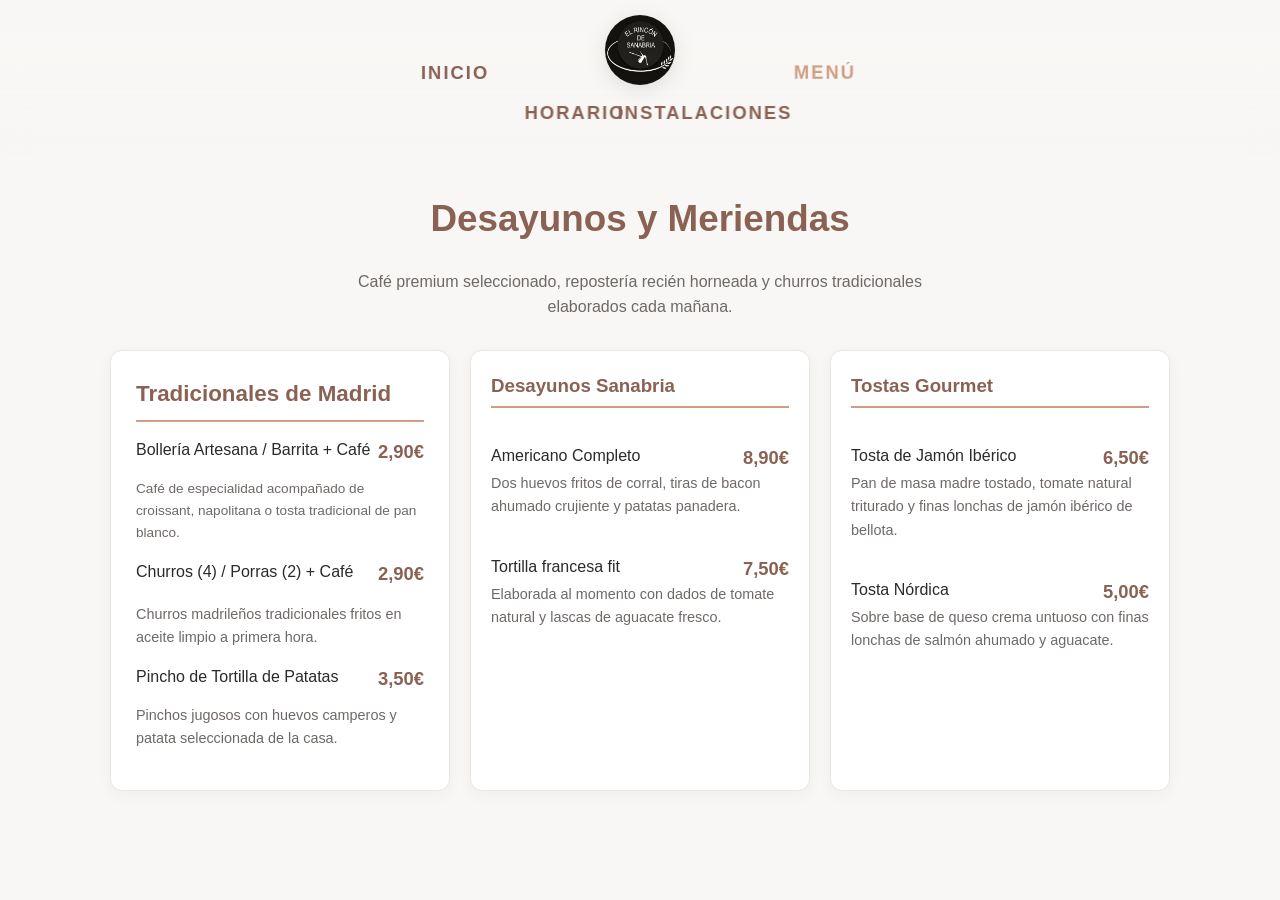
<file: desayunos/desayunos.html>
<!DOCTYPE html>
<html lang="es">
<head>
    <meta charset="UTF-8">
    <meta name="viewport" content="width=device-width, initial-scale=1.0">
    <title>Desayunos y Meriendas Premium | El Rincón de Sanabria Madrid</title>
    <meta name="description" content="Comienza el día con los mejores desayunos de Madrid. Barritas con jamón ibérico de bellota, churros madrileños artesanales, porras crujientes y tostas gourmet de aguacate y salmón.">
    <!-- LA RUTA MÁGICA -->
    <link rel="stylesheet" href="../style.css">
</head>
<body>
    <header class="top-nav">
        <!-- RUTA DEL LOGO HACIA ATRÁS -->
        <div class="logo-container"><img src="../images/logo.png" alt="Logotipo Oficial El Rincón de Sanabria"></div>
        <nav class="nav-links">
            <a href="../index.html">Inicio</a>
            <a href="../index.html#horarios">Horario</a>
            <a href="../index.html#instalaciones">Instalaciones</a>
            <a href="../menu/menu.html" class="active">Menú</a>
        </nav>
    </header>

    <main class="container">
        <h1 class="text-center mb-2" style="font-size: 2.3rem;">Desayunos y Meriendas</h1>
        <p class="text-center" style="color: var(--text-muted); max-width:600px; margin: 0 auto 30px;">Café premium seleccionado, repostería recién horneada y churros tradicionales elaborados cada mañana.</p>
        
        <section class="grid-menu">
            <!-- Bloque 1 -->
            <article class="card" style="padding: 25px;">
                <h2 style="font-size: 1.4rem; border-bottom: 2px solid var(--accent-gold); padding-bottom: 8px; margin-bottom: 15px;">Tradicionales de Madrid</h2>
                <div style="display:flex; justify-content:space-between; margin-bottom:12px;"><span>Bollería Artesana / Barrita + Café</span> <strong class="card-price">2,90€</strong></div>
                <p class="card-desc" style="margin-bottom:15px; font-size:0.85rem;">Café de especialidad acompañado de croissant, napolitana o tosta tradicional de pan blanco.</p>
                
                <div style="display:flex; justify-content:space-between; margin-bottom:15px;"><span>Churros (4) / Porras (2) + Café</span> <strong class="card-price">2,90€</strong></div>
                <p class="card-desc" style="margin-bottom:15px;">Churros madrileños tradicionales fritos en aceite limpio a primera hora.</p>
                
                <div style="display:flex; justify-content:space-between; margin-bottom:10px;"><span>Pincho de Tortilla de Patatas</span> <strong class="card-price">3,50€</strong></div>
                <p class="card-desc">Pinchos jugosos con huevos camperos y patata seleccionada de la casa.</p>
            </article>

            <!-- Bloque 2 -->
            <article class="card" style="padding: 20px;">
                <h3 style="border-bottom: 2px solid var(--accent-gold); padding-bottom: 5px;">Desayunos Sanabria</h3>
                <p class="mt-2" style="display:flex; justify-content:space-between;"><span>Americano Completo</span> <strong class="card-price">8,90€</strong></p>
                <p class="card-desc">Dos huevos fritos de corral, tiras de bacon ahumado crujiente y patatas panadera.</p>
                
                <p class="mt-2" style="display:flex; justify-content:space-between;"><span>Tortilla francesa fit</span> <strong class="card-price">7,50€</strong></p>
                <p class="card-desc">Elaborada al momento con dados de tomate natural y lascas de aguacate fresco.</p>
            </article>

            <!-- Bloque 3 -->
            <article class="card" style="padding: 20px;">
                <h3 style="border-bottom: 2px solid var(--accent-gold); padding-bottom: 5px;">Tostas Gourmet</h3>
                <p class="mt-2" style="display:flex; justify-content:space-between;"><span>Tosta de Jamón Ibérico</span> <strong class="card-price">6,50€</strong></p>
                <p class="card-desc">Pan de masa madre tostado, tomate natural triturado y finas lonchas de jamón ibérico de bellota.</p>
                
                <p class="mt-2" style="display:flex; justify-content:space-between;"><span>Tosta Nórdica</span> <strong class="card-price">5,00€</strong></p>
                <p class="card-desc">Sobre base de queso crema untuoso con finas lonchas de salmón ahumado y aguacate.</p>
            </article>
        </section>
    </main>
</body>
</html>
</file>
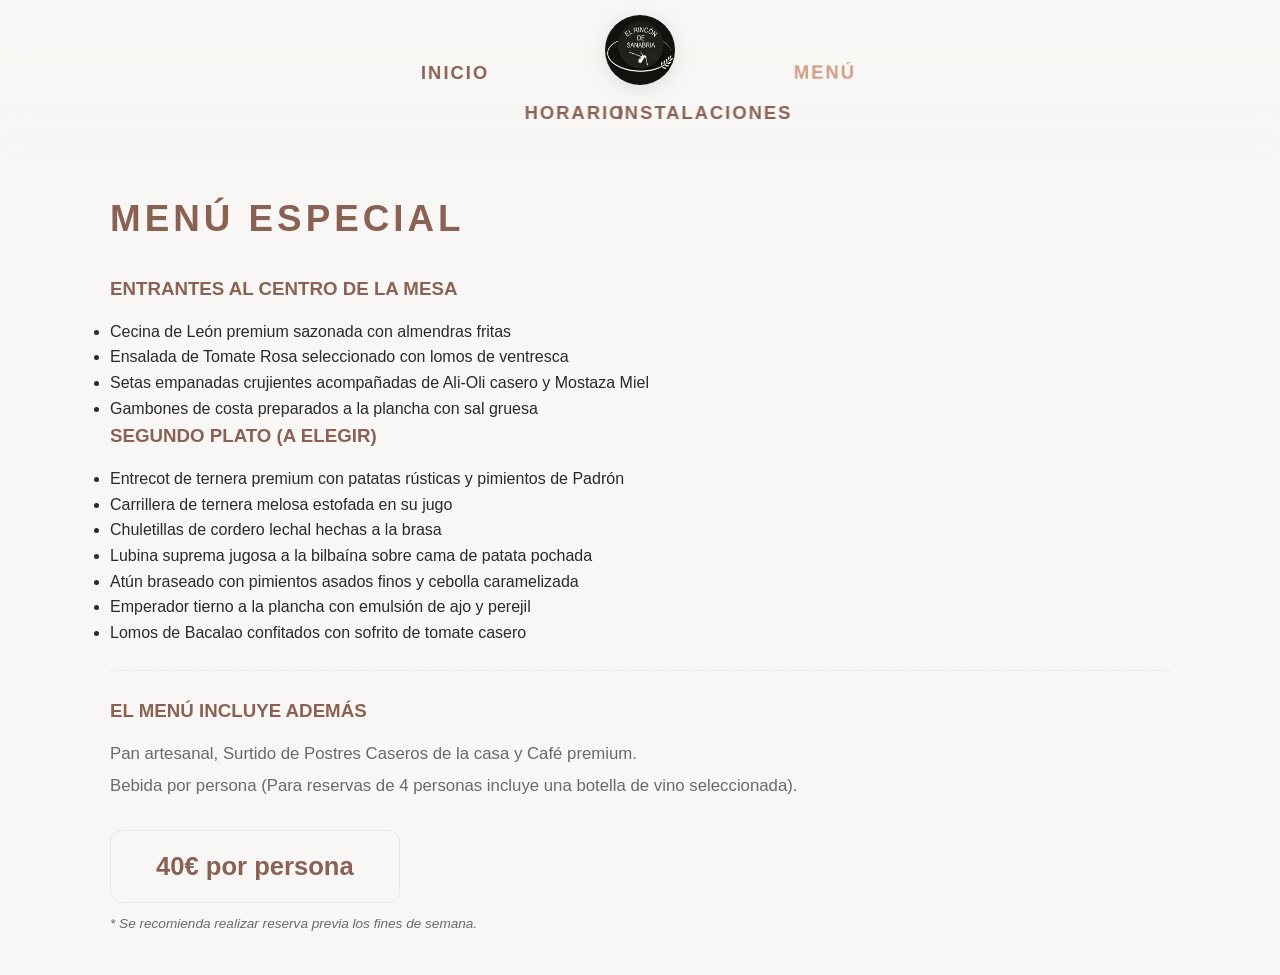
<file: menú especial/menu_especial.html>
<!DOCTYPE html>
<html lang="es">
<head>
    <meta charset="UTF-8">
    <meta name="viewport" content="width=device-width, initial-scale=1.0">
    <title>Menú Especial de la Casa | El Rincón de Sanabria Madrid</title>
    <meta name="description" content="Disfruta de nuestra mejor experiencia gastronómica en Madrid por 40€ todo incluido. Cecina de León, lubina suprema a la bilbaína, chuletillas de lechal y repostería artesana casera.">
    <!-- LA RUTA MÁGICA -->
    <link rel="stylesheet" href="../style.css">
</head>
<body>
    <header class="top-nav">
        <!-- RUTA DEL LOGO HACIA ATRÁS -->
        <div class="logo-container"><img src="../images/logo.png" alt="Logotipo Oficial El Rincón de Sanabria"></div>
        <nav class="nav-links">
            <a href="../index.html">Inicio</a>
            <a href="../index.html#horarios">Horario</a>
            <a href="../index.html#instalaciones">Instalaciones</a>
            <a href="../menu/menu.html" class="active">Menú</a>
        </nav>
    </header>

    <main class="container">
        <article class="special-menu-box">
            <h1 style="letter-spacing: 4px; font-size: 2.3rem; margin-bottom: 25px;">MENÚ ESPECIAL</h1>
            
            <section aria-label="Entrantes del menú">
                <h3>ENTRANTES AL CENTRO DE LA MESA</h3>
                <ul class="special-menu-list">
                    <li>Cecina de León premium sazonada con almendras fritas</li>
                    <li>Ensalada de Tomate Rosa seleccionado con lomos de ventresca</li>
                    <li>Setas empanadas crujientes acompañadas de Ali-Oli casero y Mostaza Miel</li>
                    <li>Gambones de costa preparados a la plancha con sal gruesa</li>
                </ul>
            </section>

            <section aria-label="Segundos platos a elegir">
                <h3>SEGUNDO PLATO (A ELEGIR)</h3>
                <ul class="special-menu-list">
                    <li>Entrecot de ternera premium con patatas rústicas y pimientos de Padrón</li>
                    <li>Carrillera de ternera melosa estofada en su jugo</li>
                    <li>Chuletillas de cordero lechal hechas a la brasa</li>
                    <li>Lubina suprema jugosa a la bilbaína sobre cama de patata pochada</li>
                    <li>Atún braseado con pimientos asados finos y cebolla caramelizada</li>
                    <li>Emperador tierno a la plancha con emulsión de ajo y perejil</li>
                    <li>Lomos de Bacalao confitados con sofrito de tomate casero</li>
                </ul>
            </section>

            <section aria-label="Servicios incluidos en el menú" style="border-top: 1px dashed var(--surface-light); padding-top: 25px; margin-top: 25px;">
                <h3>EL MENÚ INCLUYE ADEMÁS</h3>
                <p style="color: var(--text-muted); font-size: 1.05rem; margin-bottom: 5px;">Pan artesanal, Surtido de Postres Caseros de la casa y Café premium.</p>
                <p style="color: var(--text-muted); font-size: 1.05rem;">Bebida por persona (Para reservas de 4 personas incluye una botella de vino seleccionada).</p>
            </section>

            <div style="background: var(--bg-color); border: 1px solid var(--surface-light); display: inline-block; padding: 15px 45px; border-radius: var(--border-radius); margin: 30px 0 10px; font-size: 1.6rem; font-weight: 800; color: var(--accent-terracotta);">
                40€ por persona
            </div>
            <p style="color: var(--text-muted); font-size: 0.85rem; font-style: italic;">* Se recomienda realizar reserva previa los fines de semana.</p>
        </article>
    </main>
</body>
</html>
</file>
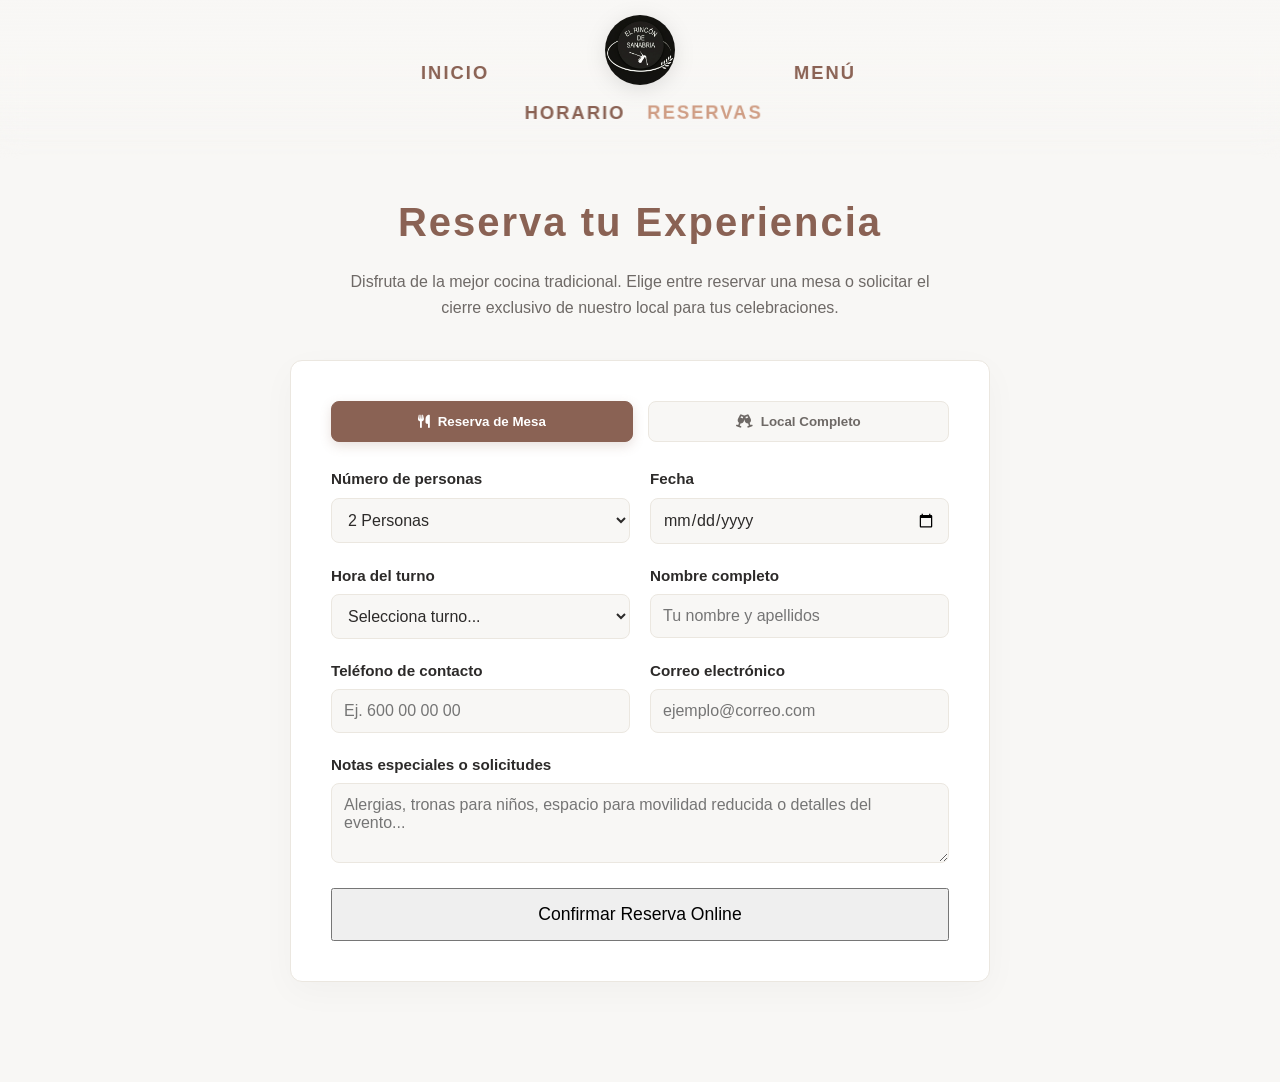
<file: reservas/reservas.html>
<!DOCTYPE html>
<html lang="es">
<head>
    <meta charset="UTF-8">
    <meta name="viewport" content="width=device-width, initial-scale=1.0">
    <title>Reserva de Mesa y Eventos | El Rincón de Sanabria Madrid</title>
    <meta name="description" content="Sistema de reservas online para El Rincón de Sanabria. Reserva tu mesa individual o solicita la reserva del local completo para eventos privados en Madrid.">
    <link rel="stylesheet" href="../style.css">
    <link rel="stylesheet" href="https://cdnjs.cloudflare.com/ajax/libs/font-awesome/6.4.0/css/all.min.css">
</head>
<body>
    <header class="top-nav">
        <div class="logo-container"><img src="../images/logo.png" alt="Logotipo Oficial El Rincón de Sanabria"></div>
        <nav class="nav-links">
            <a href="../index.html">Inicio</a>
            <a href="../index.html#horarios">Horario</a>
            <a href="reservas.html" class="active">Reservas</a>
            <a href="../menu/menu.html">Menú</a>
        </nav>
    </header>

    <main class="container">
        <h1 class="text-center" style="font-size: 2.5rem; letter-spacing: 2px;">Reserva tu Experiencia</h1>
        <p class="text-center" style="color: var(--text-muted); max-width:600px; margin: 0 auto 40px;">
            Disfruta de la mejor cocina tradicional. Elige entre reservar una mesa o solicitar el cierre exclusivo de nuestro local para tus celebraciones.
        </p>

        <section class="booking-container">
            <div class="booking-type-selector">
                <button type="button" id="typeMesa" class="booking-type-btn active" onclick="setBookingType('mesa')">
                    <i class="fa-solid fa-utensils" style="margin-right: 8px;"></i>Reserva de Mesa
                </button>
                <button type="button" id="typeLocal" class="booking-type-btn" onclick="setBookingType('local')">
                    <i class="fa-solid fa-champagne-glasses" style="margin-right: 8px;"></i>Local Completo
                </button>
            </div>

            <form id="bookingForm" onsubmit="executeBooking(event)">
                <div class="booking-form-grid">
                    <div class="form-group" id="groupComensales">
                        <label Hens para="num_personas">Número de personas</label>
                        <select id="num_personas" class="form-control">
                            <option value="1">1 Persona</option>
                            <option value="2" selected>2 Personas</option>
                            <option value="3">3 Personas</option>
                            <option value="4">4 Personas</option>
                            <option value="5">5 Personas</option>
                            <option value="6">6 Personas</option>
                            <option value="7">7 Personas</option>
                            <option value="8">8 Personas</option>
                            <option value="9">9 Personas</option>
                            <option value="10">10+ (Especificar en notas)</option>
                        </select>
                    </div>

                    <div class="form-group">
                        <label for="booking_date">Fecha</label>
                        <input type="date" id="booking_date" class="form-control" required>
                    </div>

                    <div class="form-group">
                        <label for="booking_time">Hora del turno</label>
                        <select id="booking_time" class="form-control" required>
                            <option value="" disabled selected>Selecciona turno...</option>
                            <option value="13:00">13:00 (Comida)</option>
                            <option value="13:30">13:30 (Comida)</option>
                            <option value="14:00">14:00 (Comida)</option>
                            <option value="14:30">14:30 (Comida)</option>
                            <option value="15:00">15:00 (Comida)</option>
                            <option value="20:00">20:00 (Cena)</option>
                            <option value="20:30">20:30 (Cena)</option>
                            <option value="21:00">21:00 (Cena)</option>
                            <option value="21:30">21:30 (Cena)</option>
                            <option value="22:00">22:00 (Cena)</option>
                        </select>
                    </div>

                    <div class="form-group">
                        <label for="client_name">Nombre completo</label>
                        <input type="text" id="client_name" class="form-control" placeholder="Tu nombre y apellidos" required>
                    </div>

                    <div class="form-group">
                        <label for="client_phone">Teléfono de contacto</label>
                        <input type="tel" id="client_phone" class="form-control" placeholder="Ej. 600 00 00 00" required>
                    </div>

                    <div class="form-group">
                        <label for="client_email">Correo electrónico</label>
                        <input type="email" id="client_email" class="form-control" placeholder="ejemplo@correo.com" required>
                    </div>
                </div>

                <div class="form-group" style="margin-bottom: 25px;">
                    <label for="booking_notes">Notas especiales o solicitudes</label>
                    <textarea id="booking_notes" class="form-control" rows="3" placeholder="Alergias, tronas para niños, espacio para movilidad reducida o detalles del evento..."></textarea>
                </div>

                <p id="localNotice" style="display:none; color: var(--accent-terracotta); font-size: 0.9rem; font-style: italic; margin-bottom: 20px;">
                    * Nota: Las solicitudes de local completo para eventos privados se procesan como petición preferente y nuestro equipo se comunicará contigo telefónicamente para coordinar los menús y la fianza.
                </p>

                <button type="submit" id="btnSubmitBooking" class="btn-primary" style="width: 100%; font-size: 1.1rem; padding: 14px;">
                    Confirmar Reserva Online
                </button>
            </form>

            <div id="successBox" class="booking-success-box">
                <i class="fa-solid fa-circle-check"></i>
                <h2 style="color: var(--accent-terracotta);">¡Reserva Solicitada con Éxito!</h2>
                <p id="successSummary" style="margin: 15px 0 25px; font-size: 1.05rem; color: var(--text-main); line-height: 1.5;"></p>
                <button type="button" class="btn-primary" onclick="resetForm()" style="width: fit-content; padding: 10px 30px;">Hacer otra reserva</button>
            </div>
        </section>
    </main>

    <script>
        let currentType = 'mesa';

        // Fijar fecha mínima como "hoy" en el calendario por usabilidad
        const dateInput = document.getElementById('booking_date');
        const today = new Date().toISOString().split('T')[0];
        dateInput.min = today;

        function setBookingType(type) {
            currentType = type;
            const btnMesa = document.getElementById('typeMesa');
            const btnLocal = document.getElementById('typeLocal');
            const groupComensales = document.getElementById('groupComensales');
            const localNotice = document.getElementById('localNotice');
            const btnSubmit = document.getElementById('btnSubmitBooking');

            if (type === 'mesa') {
                btnMesa.classList.add('active');
                btnLocal.classList.remove('active');
                groupComensales.style.display = 'flex';
                localNotice.style.display = 'none';
                btnSubmit.innerText = 'Confirmar Reserva Online';
            } else {
                btnLocal.classList.add('active');
                btnMesa.classList.remove('active');
                groupComensales.style.display = 'none';
                localNotice.style.display = 'block';
                btnSubmit.innerText = 'Solicitar Reserva de Local';
            }
        }

        function executeBooking(event) {
            event.preventDefault();
            const btnSubmit = document.getElementById('btnSubmitBooking');
            
            // Simular carga de disponibilidad de forma limpia
            btnSubmit.disabled = true;
            btnSubmit.innerHTML = '<i class="fa-solid fa-spinner fa-spin" style="margin-right: 8px;"></i> Verificando disponibilidad...';

            setTimeout(() => {
                const name = document.getElementById('client_name').value;
                const date = document.getElementById('booking_date').value;
                const time = document.getElementById('booking_time').value;
                const people = document.getElementById('num_personas').value;

                // Cambiar el formato de fecha para que sea más legible (DD/MM/AAAA)
                const formattedDate = date.split('-').reverse().join('/');

                document.getElementById('bookingForm').style.display = 'none';
                document.querySelector('.booking-type-selector').style.display = 'none';
                
                const successBox = document.getElementById('successBox');
                const summary = document.getElementById('successSummary');

                if (currentType === 'mesa') {
                    summary.innerHTML = `Hola <strong>${name}</strong>, hemos registrado tu mesa para <strong>${people} comensales</strong> el día <strong>${formattedDate}</strong> a las <strong>${time} hs</strong>.<br>Te hemos enviado un correo de confirmación de asistencia.`;
                } else {
                    summary.innerHTML = `Hola <strong>${name}</strong>, tu solicitud de exclusividad del local para el día <strong>${formattedDate}</strong> en el turno de las <strong>${time} hs</strong> ha entrado en nuestro sistema.<br>Un encargado se pondrá en contacto contigo en las próximas horas.`;
                }

                successBox.style.display = 'block';
                window.scrollTo({ top: document.querySelector('.booking-container').offsetTop - 160, behavior: 'smooth' });
            }, 1800);
        }

        function resetForm() {
            document.getElementById('bookingForm').reset();
            document.getElementById('bookingForm').style.display = 'block';
            document.querySelector('.booking-type-selector').style.display = 'flex';
            document.getElementById('successBox').style.display = 'none';
            document.getElementById('btnSubmitBooking').disabled = false;
            setBookingType('mesa');
        }
    </script>
</body>
</html>
</file>
<file: style.css>
/* ================= VARIABLES Y RESET (TEMA CLARO DEFINITIVO) ================= */
:root {
    --bg-color: #F8F7F5; 
    --surface-color: #FFFFFF; 
    --surface-light: #EBE7E0; 
    --text-main: #2C2A29; 
    --text-muted: #6E6966; 
    --accent-terracotta: #8a6254; 
    --accent-gold: #cf9d84; 
    --border-radius: 12px;
    --transition: all 0.3s cubic-bezier(0.25, 1, 0.5, 1);
}

* { box-sizing: border-box; margin: 0; padding: 0; font-family: 'Segoe UI', Tahoma, Geneva, Verdana, sans-serif; }
html { scroll-behavior: smooth; }
body { background-color: var(--bg-color); color: var(--text-main); line-height: 1.6; padding-top: 150px; overflow-x: hidden; }

#horarios { scroll-margin-top: 180px; }

/* ================= MENÚ SUPERIOR (SOMETIDO A AJUSTE DE CURVA) ================= */
.top-nav {
    position: fixed; top: 0; left: 0; width: 100%; height: 160px;
    display: flex; flex-direction: column; justify-content: flex-start; align-items: center;
    padding-top: 15px; z-index: 1000; pointer-events: none; 
}
.top-nav::before {
    content: ""; position: absolute; top: 0; left: 0; width: 100%; height: 100%;
    background: linear-gradient(180deg, rgba(248, 247, 245, 0.98) 0%, rgba(248, 247, 245, 0.85) 60%, transparent 100%);
    backdrop-filter: blur(12px); -webkit-backdrop-filter: blur(12px);
    mask-image: linear-gradient(to bottom, black 55%, transparent 100%);
    -webkit-mask-image: linear-gradient(to bottom, black 55%, transparent 100%);
    z-index: -1; pointer-events: none;
}
.top-nav * { pointer-events: auto; }

@keyframes logoCascade {
    0% { opacity: 0; transform: translate(-40px, 10px); }
    100% { opacity: 1; transform: translate(0, 0); }
}
.logo-container {
    position: relative; z-index: 10; opacity: 0;
    will-change: transform, opacity;
    animation: logoCascade 0.6s cubic-bezier(0.2, 0.8, 0.2, 1) forwards;
    animation-delay: 0.1s; 
}
.logo-container img { height: 70px; width: 70px; object-fit: cover; border-radius: 50%; filter: drop-shadow(0 4px 10px rgba(0,0,0,0.1)); }

.nav-links { position: relative; width: 100%; height: 40px; margin-top: 5px; }
.nav-links a {
    position: absolute; left: 50%; top: 50%; 
    background: transparent !important; text-decoration: none !important; border: none !important; outline: none !important;
    display: flex; flex-direction: column; justify-content: center; align-items: center; text-align: center; line-height: 1.2;
    color: var(--accent-terracotta); font-size: 1.15rem; font-weight: 800; letter-spacing: 2px; text-transform: uppercase;
    transition: color 0.3s ease, transform 0.3s ease;
    will-change: transform, opacity;
    opacity: 0;
    animation: windCascade 0.6s cubic-bezier(0.2, 0.8, 0.2, 1) forwards;
}

/* RECALCULADO: Distribución perfecta para la nueva opción RESERVAS */
.nav-links a:nth-child(1) { --final-tX: -185px; --final-tY: -45px; animation-delay: 0.05s; } /* INICIO */
.nav-links a:nth-child(2) { --final-tX: -65px;  --final-tY: -5px;  animation-delay: 0.1s; }  /* HORARIO */
.nav-links a:nth-child(3) { --final-tX: 65px;   --final-tY: -5px;  animation-delay: 0.15s; } /* RESERVAS */
.nav-links a:nth-child(4) { --final-tX: 185px;  --final-tY: -45px; animation-delay: 0.2s; }  /* MENÚ */

@keyframes windCascade {
    0% { opacity: 0; transform: translate(calc(-50% + var(--final-tX) - 30px), calc(-50% + var(--final-tY) + 10px)); }
    100% { opacity: 1; transform: translate(calc(-50% + var(--final-tX)), calc(-50% + var(--final-tY))); }
}
.nav-links a:hover, .nav-links a.active {
    color: var(--accent-gold);
    transform: translate(calc(-50% + var(--final-tX)), calc(-50% + var(--final-tY) - 3px)) scale(1.05);
}

/* ================= DISEÑO BASE Y TARJETAS ================= */
.container { max-width: 1100px; margin: 0 auto; padding: 40px 20px; }
h1, h2, h3 { color: var(--accent-terracotta); margin-bottom: 15px; }
.text-center { text-align: center; }
.mt-2 { margin-top: 20px; } .mb-2 { margin-bottom: 20px; }
.category-title { font-size: 1.6rem; color: var(--accent-terracotta); margin: 50px 0 20px 0; text-transform: uppercase; border-bottom: 2px solid var(--accent-gold); padding-bottom: 10px; display: block; letter-spacing: 1px; }

.grid-menu { display: grid; grid-template-columns: repeat(auto-fill, minmax(300px, 1fr)); gap: 20px; margin-top: 30px; }
.card { background: var(--surface-color); border-radius: var(--border-radius); overflow: hidden; box-shadow: 0 4px 15px rgba(0,0,0,0.04); border: 1px solid var(--surface-light); display: flex; flex-direction: column; height: auto; min-height: 420px; color: var(--text-main); transition: transform 0.3s ease, box-shadow 0.3s ease; }
.card-hover:hover { transform: translateY(-5px); box-shadow: 0 10px 25px rgba(0,0,0,0.08); border-color: var(--accent-gold); }
.card-img { width: 100%; height: 200px; min-height: 200px; object-fit: cover; }
.card-body { padding: 20px; flex-grow: 1; display: flex; flex-direction: column; }
.card-header { display: flex; justify-content: space-between; align-items: flex-start; margin-bottom: 10px; }
.card-title { font-size: 1.15rem; font-weight: 700; color: var(--text-main); margin: 0; line-height: 1.3; }
.card-price { color: var(--accent-terracotta); font-weight: 800; font-size: 1.15rem; white-space: nowrap; }
.card-desc { color: var(--text-muted); font-size: 0.9rem; margin-bottom: 15px; }

/* Tarjetas Horizontales (La Carta) */
.grid-menu-horizontal { display: grid; grid-template-columns: repeat(auto-fill, minmax(450px, 1fr)); gap: 20px; }
.card-horizontal { background: var(--surface-color); border-radius: var(--border-radius); overflow: hidden; box-shadow: 0 4px 15px rgba(0,0,0,0.04); border: 1px solid var(--surface-light); display: flex; flex-direction: row; cursor: pointer; transition: var(--transition); height: 160px; color: var(--text-main); }
.card-horizontal:hover { transform: translateY(-4px); border-color: var(--accent-gold); box-shadow: 0 8px 25px rgba(0,0,0,0.08); }
.card-img-left { width: 140px; min-width: 140px; height: 100%; object-fit: cover; border-right: 1px solid var(--surface-light); }
.card-body-horizontal { padding: 15px; display: flex; flex-direction: column; width: 100%; overflow: hidden; }
.card-header-horizontal { display: flex; justify-content: space-between; align-items: flex-start; margin-bottom: 5px; gap: 10px; }
.card-title-horizontal { font-size: 1.15rem; font-weight: 700; color: var(--text-main); margin: 0; line-height: 1.2; display: -webkit-box; -webkit-line-clamp: 2; -webkit-box-orient: vertical; overflow: hidden; }
.card-desc-horizontal { color: var(--text-muted); font-size: 0.85rem; line-height: 1.3; display: -webkit-box; -webkit-line-clamp: 2; -webkit-box-orient: vertical; overflow: hidden; margin-bottom: 5px; }
.allergens-icons { margin-top: auto; display: flex; flex-wrap: wrap; gap: 4px; overflow: hidden; max-height: 24px; }
.allergens-icons span { display: inline-block; background: var(--bg-color); border: 1px solid var(--surface-light); padding: 2px 6px; border-radius: 4px; color: var(--accent-terracotta); font-weight: 700; font-size: 0.70rem; white-space: nowrap; }

/* ================= NUEVO MAQUETADO: FORMULARIO RESERVAS ================= */
.booking-container { background: var(--surface-color); border: 1px solid var(--surface-light); border-radius: var(--border-radius); padding: 40px; box-shadow: 0 10px 35px rgba(0,0,0,0.03); max-width: 700px; margin: 20px auto 60px; }
.booking-type-selector { display: flex; gap: 15px; margin-bottom: 25px; }
.booking-type-btn { flex: 1; padding: 12px; border: 1px solid var(--surface-light); background: var(--bg-color); border-radius: 8px; font-weight: bold; color: var(--text-muted); cursor: pointer; transition: all 0.3s ease; }
.booking-type-btn.active { background: var(--accent-terracotta); color: white; border-color: var(--accent-terracotta); box-shadow: 0 4px 12px rgba(138, 98, 84, 0.2); }

.booking-form-grid { display: grid; grid-template-columns: 1fr 1fr; gap: 20px; margin-bottom: 20px; }
@media (max-width: 600px) { .booking-form-grid { grid-template-columns: 1fr; } }

.form-group { display: flex; flex-direction: column; gap: 6px; }
.form-group label { font-size: 0.95rem; font-weight: 700; color: var(--text-main); }
.form-control { width: 100%; padding: 12px; border: 1px solid var(--surface-light); background: var(--bg-color); border-radius: 8px; color: var(--text-main); font-size: 1rem; outline: none; transition: border-color 0.3s; }
.form-control:focus { border-color: var(--accent-gold); background: #fff; }

.booking-success-box { text-align: center; padding: 30px 10px; display: none; animation: fadeIn 0.5s ease forwards; }
.booking-success-box i { font-size: 3.5rem; color: var(--accent-terracotta); margin-bottom: 15px; }

/* ================= SECCIONES INFERIORES ================= */
.services-section { padding: 60px 20px; background-color: var(--bg-color); border-top: 1px solid var(--surface-light); }
.services-grid { display: flex; flex-wrap: wrap; justify-content: center; gap: 40px; margin-top: 40px; max-width: 1000px; margin-inline: auto; }
.service-item { display: flex; flex-direction: column; align-items: center; text-align: center; width: 130px; color: var(--accent-terracotta); }
.service-item i { font-size: 2.5rem; margin-bottom: 15px; color: var(--accent-terracotta); transition: transform 0.3s; }
.service-item:hover i { transform: scale(1.1); }
.service-item span { font-size: 0.9rem; color: var(--text-main); font-weight: 500; }

.payments-section { padding: 50px 20px; background-color: #A39B98; color: white; text-align: center; }
.payments-section h2 { color: white; border: none; font-size: 2rem; }
.payments-grid { display: flex; flex-wrap: wrap; justify-content: center; gap: 40px; margin-top: 30px; max-width: 900px; margin-inline: auto; }
.payment-item { display: flex; flex-direction: column; align-items: center; }
.payment-item i { font-size: 3.5rem; margin-bottom: 10px; }
.payment-item span { font-size: 0.9rem; font-weight: bold; }

.main-footer { background-color: #3B3633; color: white; padding: 60px 20px 20px; font-size: 0.95rem; }
.footer-content { display: flex; flex-wrap: wrap; justify-content: space-between; max-width: 1100px; margin: 0 auto; gap: 40px; }
.footer-contact { display: flex; flex-direction: column; gap: 15px; max-width: 400px; }
.contact-row { display: flex; align-items: flex-start; gap: 15px; }
.contact-row i { font-size: 1.2rem; margin-top: 3px; }
.contact-row a, .contact-row span { color: white; text-decoration: none; transition: color 0.3s; }
.contact-row a:hover { color: var(--accent-gold); }
.btn-mapa { display: inline-block; background: var(--accent-gold); color: white; padding: 10px 20px; border-radius: 6px; font-weight: bold; text-decoration: none; border: none; margin-top: 10px; transition: 0.3s; width: fit-content; }
.btn-mapa:hover { background: var(--accent-terracotta); }
.footer-message h3 { color: white; font-size: 1.8rem; margin-bottom: 15px; }
.footer-bottom { max-width: 1100px; margin: 50px auto 0; padding-top: 20px; border-top: 1px solid rgba(255,255,255,0.1); display: flex; flex-wrap: wrap; justify-content: space-between; align-items: center; font-size: 0.85rem; color: #b3b3b3; }
.footer-links a { color: #b3b3b3; text-decoration: none; margin-left: 15px; }
.footer-links a:hover { color: white; }

/* ================= BOTONES FLOTANTES Y MODALES ================= */
.ai-fab-floating { position: fixed; bottom: 30px; right: 30px; z-index: 1000; background: linear-gradient(135deg, var(--accent-gold), var(--accent-terracotta)); color: #ffffff; border: none; padding: 15px 25px; font-size: 1.05rem; font-weight: bold; border-radius: 50px; cursor: pointer; box-shadow: 0 8px 25px rgba(207, 157, 132, 0.4); transition: transform 0.2s ease, box-shadow 0.2s ease; }
.ai-fab-floating:active { transform: scale(0.95); }

.scroll-action-btn { position: fixed; left: 30px; bottom: 30px; z-index: 1000; width: 55px; height: 55px; background: var(--surface-color); border: 1px solid var(--surface-light); border-radius: 50%; display: flex; justify-content: center; align-items: center; cursor: pointer; box-shadow: 0 4px 15px rgba(0,0,0,0.08); transition: all 0.5s cubic-bezier(0.25, 1, 0.5, 1); }
.scroll-action-btn:hover { background: var(--accent-gold); border-color: var(--accent-gold); }
.scroll-arrow { width: 14px; height: 14px; border-bottom: 3px solid var(--accent-terracotta); border-right: 3px solid var(--accent-terracotta); transform: translateY(-3px) rotate(45deg); transition: all 0.3s ease; }
.scroll-action-btn:hover .scroll-arrow { border-color: #ffffff; }
.scroll-action-btn.flipped { transform: rotate(180deg); }

/* ================= CARRUSEL INICIO (-60PX) ================= */
.carousel-wrapper { position: relative; width: 100%; height: 70vh; min-height: 450px; max-height: 700px; overflow: hidden; margin-bottom: 30px; margin-top: -60px; }
.carousel-wrapper::before { content: ""; position: absolute; top: 0; left: 0; width: 100%; height: 150px; background: linear-gradient(to bottom, rgba(248, 247, 245, 0.8) 0%, transparent 100%); z-index: 5; pointer-events: none; }
.carousel-track { display: flex; width: 100%; height: 100%; overflow-x: auto; overflow-y: hidden; scroll-snap-type: x mandatory; -ms-overflow-style: none; scrollbar-width: none; }
.carousel-track::-webkit-scrollbar { display: none; }
.carousel-slide { position: relative; flex: 0 0 100%; width: 100%; height: 100%; scroll-snap-align: start; scroll-snap-stop: always; }
.carousel-img { width: 100%; height: 100%; object-fit: cover; }
.carousel-text-container { position: absolute; bottom: 0; left: 0; width: 100%; padding: 120px 20px 50px 20px; background: linear-gradient(to top, var(--bg-color) 0%, rgba(248,247,245,0.95) 45%, transparent 100%); display: flex; flex-direction: column; align-items: center; justify-content: flex-end; text-align: center; }
.carousel-text-container h1, .carousel-text-container h2 { font-size: 2.2rem; margin-bottom: 5px; line-height: 1.2; color: var(--accent-terracotta); }
.carousel-text-container p { font-size: 1.05rem; margin-bottom: 10px; color: var(--text-main); max-width: 800px; }
.btn-hero { display: inline-block; margin-top: 10px; padding: 12px 30px; background-color: var(--accent-gold); color: #fff; text-decoration: none; font-size: 1.05rem; font-weight: bold; border-radius: 30px; box-shadow: 0 4px 15px rgba(207, 157, 132, 0.5); transition: all 0.3s ease; pointer-events: auto; }
.btn-hero:hover { background: var(--accent-terracotta); transform: translateY(-3px); box-shadow: 0 6px 20px rgba(138, 98, 84, 0.4); }
.carousel-btn { position: absolute; top: 50%; transform: translateY(-50%); background: rgba(255, 255, 255, 0.8); color: var(--accent-terracotta); border: 1px solid var(--surface-light); width: 50px; height: 50px; border-radius: 50%; font-size: 1.5rem; cursor: pointer; z-index: 10; display: flex; justify-content: center; align-items: center; backdrop-filter: blur(5px); transition: all 0.3s ease; box-shadow: 0 4px 10px rgba(0,0,0,0.1); }
.carousel-btn:hover { background: var(--accent-gold); color: white; border-color: var(--accent-gold); transform: translateY(-50%) scale(1.1); }
.carousel-prev { left: 30px; } .carousel-next { right: 30px; }
.carousel-indicators { position: absolute; bottom: 15px; left: 50%; transform: translateX(-50%); display: flex; gap: 10px; z-index: 10; align-items: center; }
.indicator-dot { width: 14px; height: 8px; background: rgba(0,0,0,0.15); border-radius: 8px; cursor: pointer; transition: all 0.4s cubic-bezier(0.25, 1, 0.5, 1); pointer-events: auto; }
.indicator-dot.active { background: var(--accent-terracotta); width: 32px; box-shadow: 0 0 12px rgba(138, 98, 84, 0.4); }

/* ================= DISPOSITIVOS MÓVILES ================= */
@media (max-width: 768px) {
    body { padding-top: 140px; }
    .top-nav { height: 140px; padding-top: 10px; }
    .logo-container img { height: 55px; width: 55px; } 
    
    .nav-links a { font-size: 0.85rem; letter-spacing: 1px; }
    .nav-links a:nth-child(1) { --final-tX: -145px; --final-tY: -35px; }
    .nav-links a:nth-child(2) { --final-tX: -65px;  --final-tY: 0px; }
    .nav-links a:nth-child(3) { --final-tX: 65px;   --final-tY: 0px; }
    .nav-links a:nth-child(4) { --final-tX: 145px;  --final-tY: -35px; }
    
    .grid-menu-horizontal { grid-template-columns: 1fr; }
    .card-horizontal { height: 150px; } 
    .card-img-left { width: 120px; min-width: 120px; }
    .card-title-horizontal { font-size: 1.05rem; }
    
    .ai-fab-floating { bottom: 20px; right: 20px; padding: 12px 20px; font-size: 0.95rem; }
    .scroll-action-btn { bottom: 20px; left: 20px; width: 45px; height: 45px; }
    .category-title { font-size: 1.4rem; margin-top: 40px; }
    
    .carousel-wrapper { height: 55vh; min-height: 400px; }
    .carousel-text-container h1, .carousel-text-container h2 { font-size: 1.7rem; }
    .carousel-text-container p { font-size: 0.95rem; padding: 0 10px; }
    .carousel-btn { display: none !important; }
    .carousel-text-container { padding: 80px 15px 45px 15px; }

    .footer-content { flex-direction: column; gap: 30px; text-align: center; }
    .footer-contact { align-items: center; margin: 0 auto; }
    .contact-row { justify-content: center; }
    .footer-message { align-items: center; }
    .footer-bottom { flex-direction: column; text-align: center; gap: 10px; }
    .footer-links a { margin: 0 5px; }
}
</file>
